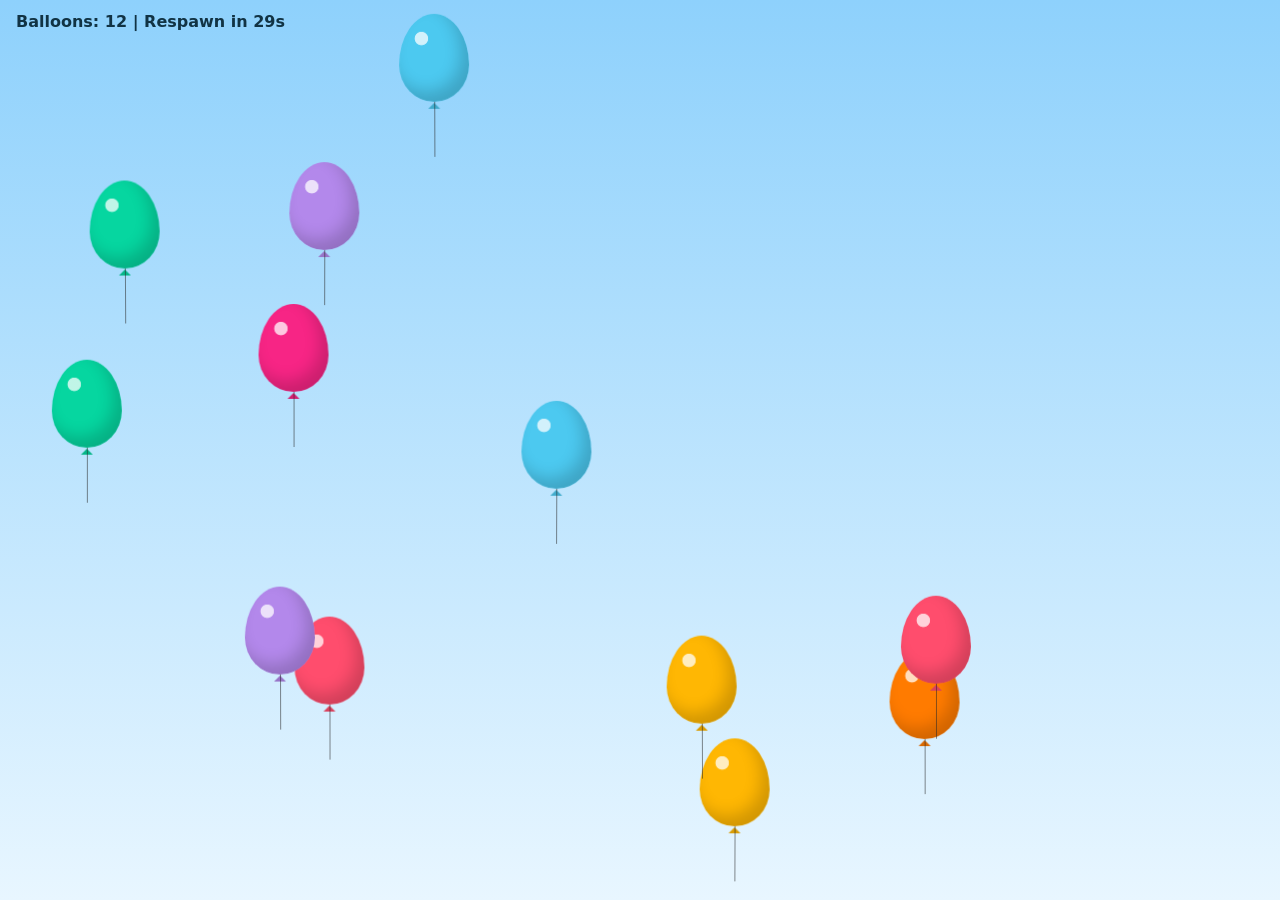
<file: balloons.html>
<!DOCTYPE html>
<html lang="en">
<head>
<meta charset="UTF-8">
<meta name="viewport" content="width=device-width, initial-scale=1">
<title>Balloon Pop</title>
<style>
  html, body { margin: 0; height: 100%; overflow: hidden; }
  body {
    background: linear-gradient(#8ed1fc, #e8f6ff);
    font-family: system-ui, sans-serif;
    /* Dart cursor: tip of the dart is the hotspot (2,2) */
    cursor: url("data:image/svg+xml;utf8,<svg xmlns='http://www.w3.org/2000/svg' width='32' height='32' viewBox='0 0 32 32'><line x1='2' y1='2' x2='24' y2='22' stroke='%23444' stroke-width='2.5' stroke-linecap='round'/><polygon points='2,2 8,4 4,8' fill='%23999'/><polygon points='19,17 21,8 28,15' fill='%23e63946'/><polygon points='17,19 8,21 15,28' fill='%23e63946'/></svg>") 2 2, crosshair;
  }
  #hud {
    position: fixed; top: 12px; left: 16px; z-index: 10;
    color: #134; font-weight: 600; pointer-events: none;
  }

  .balloon {
    position: absolute; left: 0; top: 0;
    width: 70px; height: 88px;
    border-radius: 50% 50% 50% 50% / 58% 58% 42% 42%;
    background: radial-gradient(circle at 32% 28%, rgba(255,255,255,.75) 0 8%, transparent 9%), var(--c);
    box-shadow: inset -8px -10px 16px rgba(0,0,0,.18);
    cursor: inherit; will-change: transform;
  }
  .balloon::before { /* knot */
    content: ""; position: absolute; left: 50%; bottom: -7px; margin-left: -6px;
    border: 6px solid transparent; border-bottom-color: var(--c);
    border-top: 0; width: 0; height: 0; filter: brightness(.85);
  }
  .balloon::after { /* string */
    content: ""; position: absolute; left: 50%; top: 100%; width: 1px; height: 55px;
    background: rgba(40,40,40,.55); transform-origin: top;
  }
  .balloon.pop { pointer-events: none; animation: pop .25s ease-out forwards; }
  @keyframes pop {
    0%   { opacity: 1; filter: brightness(1); }
    100% { opacity: 0; filter: brightness(1.6); scale: 1.8; }
  }
  .bit { /* confetti bits from popped balloon */
    position: absolute; width: 8px; height: 8px; border-radius: 50%;
    background: var(--c); pointer-events: none;
    animation: fly .5s ease-out forwards;
  }
  @keyframes fly {
    to { transform: translate(var(--dx), var(--dy)); opacity: 0; }
  }
</style>
</head>
<body>
<div id="hud"></div>

<script>
const COUNT = 12, RESPAWN_MS = 30000, REPEL_RADIUS = 200;
const COLORS = ['#ff4d6d','#ffb703','#06d6a0','#4cc9f0','#b388eb','#ff7b00','#f72585'];
let balloons = [], mouse = { x: -999, y: -999 }, nextRespawn = Date.now() + RESPAWN_MS;
const hud = document.getElementById('hud');

addEventListener('pointermove', e => { mouse.x = e.clientX; mouse.y = e.clientY; });

function spawn() {
  balloons.forEach(b => b.el.remove());
  balloons = [];
  for (let i = 0; i < COUNT; i++) {
    const el = document.createElement('div');
    el.className = 'balloon';
    const c = COLORS[i % COLORS.length];
    el.style.setProperty('--c', c);
    const b = {
      el, c,
      x: Math.random() * (innerWidth - 70),
      y: Math.random() * (innerHeight - 140),
      vx: (Math.random() - .5) * 2,
      vy: (Math.random() - .5) * 2
    };
    el.addEventListener('pointerdown', () => pop(b));
    document.body.appendChild(el);
    balloons.push(b);
  }
  nextRespawn = Date.now() + RESPAWN_MS;
}

function pop(b) {
  if (b.popped) return;
  b.popped = true;
  const r = b.el.getBoundingClientRect();
  for (let i = 0; i < 10; i++) {
    const bit = document.createElement('div');
    const a = Math.random() * Math.PI * 2, d = 40 + Math.random() * 50;
    bit.className = 'bit';
    bit.style.setProperty('--c', b.c);
    bit.style.setProperty('--dx', Math.cos(a) * d + 'px');
    bit.style.setProperty('--dy', Math.sin(a) * d + 'px');
    bit.style.left = r.left + r.width / 2 + 'px';
    bit.style.top = r.top + r.height / 2 + 'px';
    document.body.appendChild(bit);
    setTimeout(() => bit.remove(), 500);
  }
  b.el.classList.add('pop');
  setTimeout(() => b.el.remove(), 250);
  balloons = balloons.filter(x => x !== b);
}

function tick() {
  for (const b of balloons) {
    const cx = b.x + 35, cy = b.y + 44;
    const dx = cx - mouse.x, dy = cy - mouse.y, dist = Math.hypot(dx, dy) || 1;
    if (dist < REPEL_RADIUS) {
      const force = (1 - dist / REPEL_RADIUS) * 1.2;
      b.vx += (dx / dist) * force;
      b.vy += (dy / dist) * force;
    }
    // gentle wandering so they never sit still
    b.vx += (Math.random() - .5) * .08;
    b.vy += (Math.random() - .5) * .08 - .01;
    b.vx *= .96; b.vy *= .96;
    const sp = Math.hypot(b.vx, b.vy), max = 7;
    if (sp > max) { b.vx = b.vx / sp * max; b.vy = b.vy / sp * max; }
    b.x += b.vx; b.y += b.vy;
    const maxX = innerWidth - 70, maxY = innerHeight - 145;
    if (b.x < 0) { b.x = 0; b.vx *= -.6; } else if (b.x > maxX) { b.x = maxX; b.vx *= -.6; }
    if (b.y < 0) { b.y = 0; b.vy *= -.6; } else if (b.y > maxY) { b.y = maxY; b.vy *= -.6; }
    b.el.style.transform = `translate(${b.x}px, ${b.y}px) rotate(${b.vx * 2}deg)`;
  }
  const left = Math.max(0, Math.ceil((nextRespawn - Date.now()) / 1000));
  hud.textContent = `Balloons: ${balloons.length}  |  Respawn in ${left}s`;
  requestAnimationFrame(tick);
}

setInterval(spawn, RESPAWN_MS);
spawn();
tick();
</script>
</body>
</html>
</file>
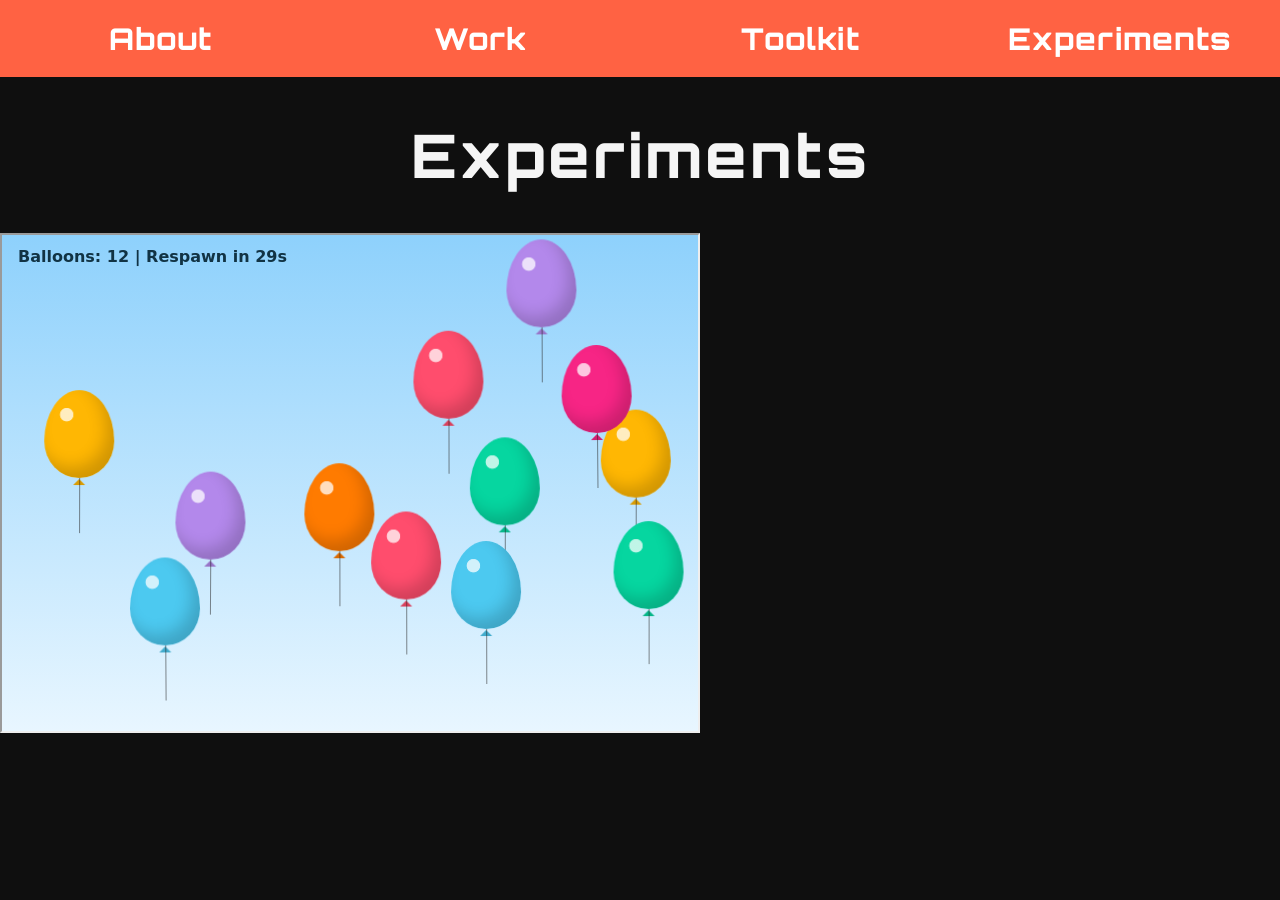
<file: OOExperiments.html>
<!doctype html>
<html>
<head>
<meta charset="UTF-8">
<title>OOExperiments</title>
<link href="Portfolioo.css" rel="stylesheet" type="text/css">
	<link rel="preconnect" href="https://fonts.googleapis.com">
<link rel="preconnect" href="https://fonts.gstatic.com" crossorigin>
<link href="https://fonts.googleapis.com/css2?family=Bungee+Hairline&family=Odibee+Sans&family=Orbitron:wght@400..900&family=Oxanium:wght@200..800&family=Raleway:ital,wght@0,100..900;1,100..900&family=Righteous&family=Turret+Road:wght@200;300;400;500;700;800&family=Unica+One&display=swap" rel="stylesheet">
</head>

<body>
	<ul>
  <li><a href="Untitled-1.html">About</a></li>
  <li><a href="OOWorks.html">Work</a></li>
  <li><a href="OOToolKit.html">Toolkit</a></li>
  <li><a href="OOExperiments.html">Experiments</a></li>
</ul>
	<div class ="centertext">
	<h1>Experiments</h1>
	</div>
	
	<iframe src="balloons.html" class="balloon"></iframe>

	
	
	
</body>
</html>
</file>
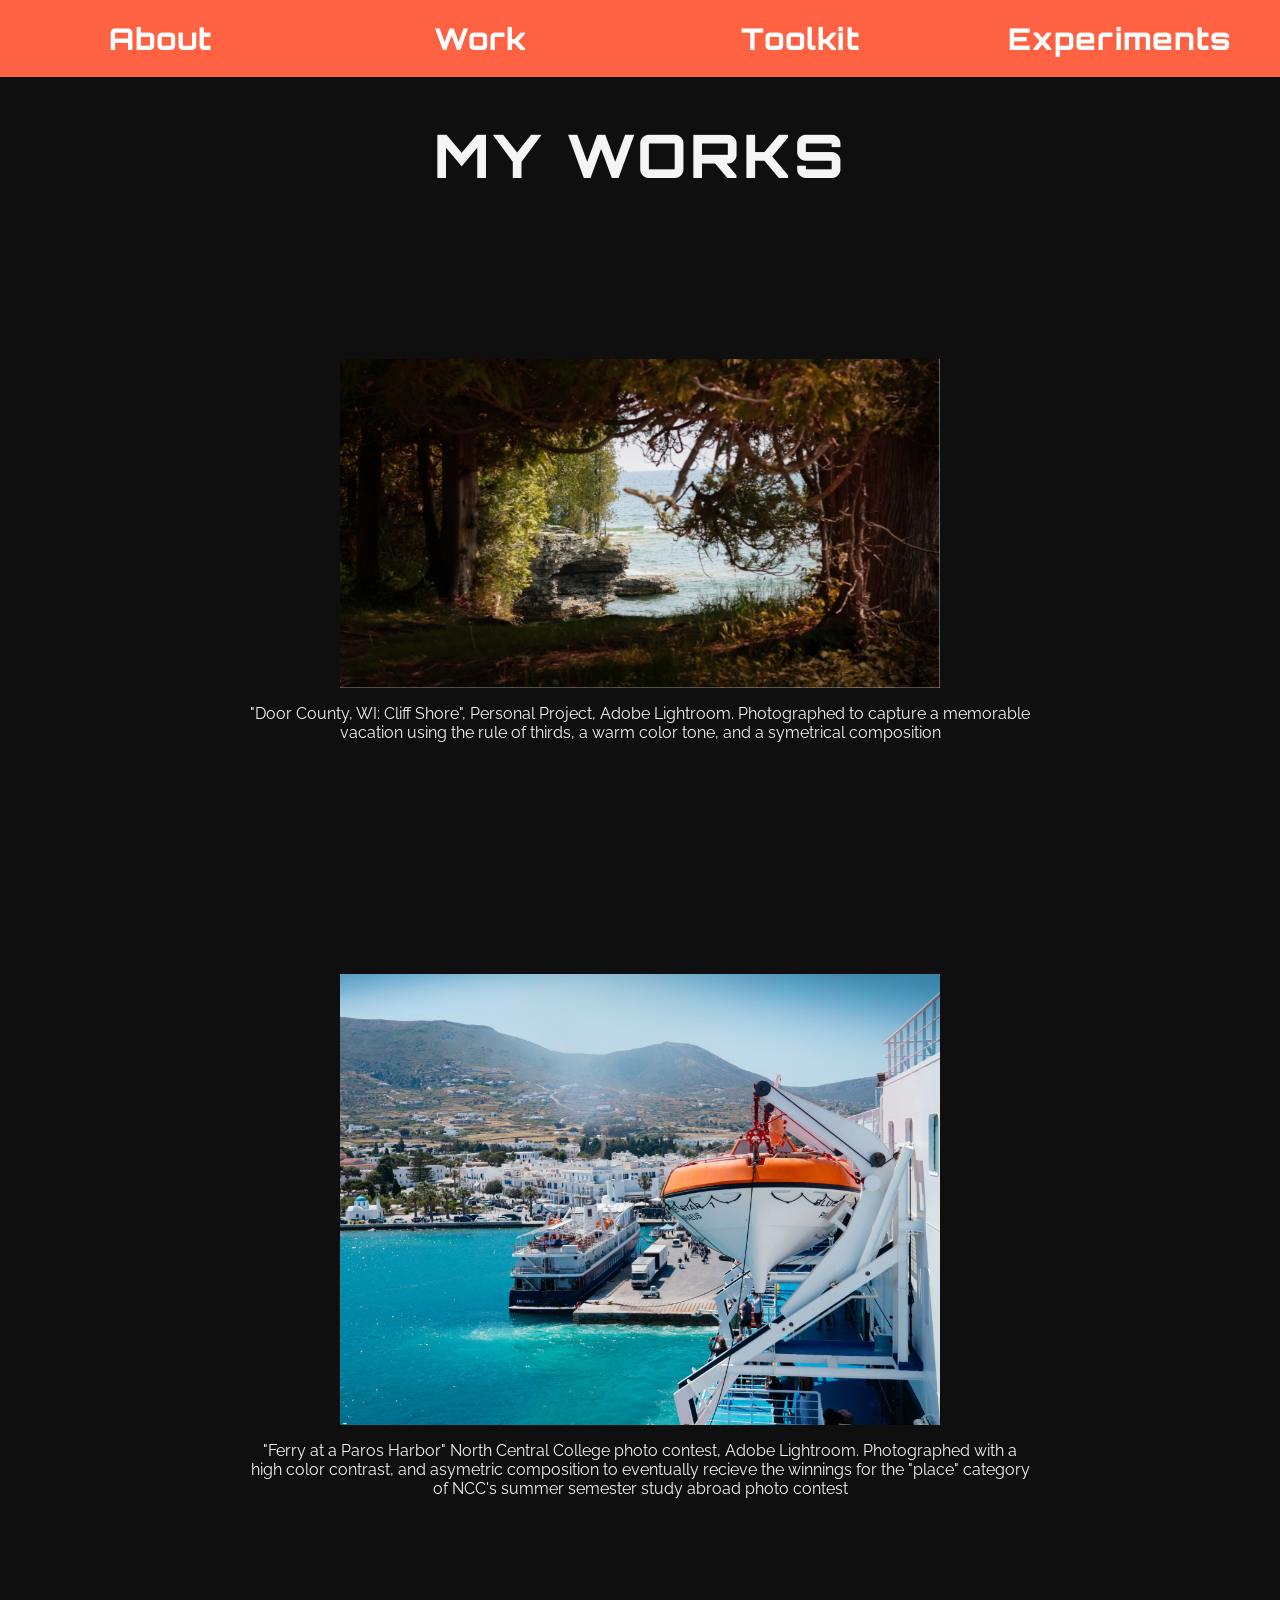
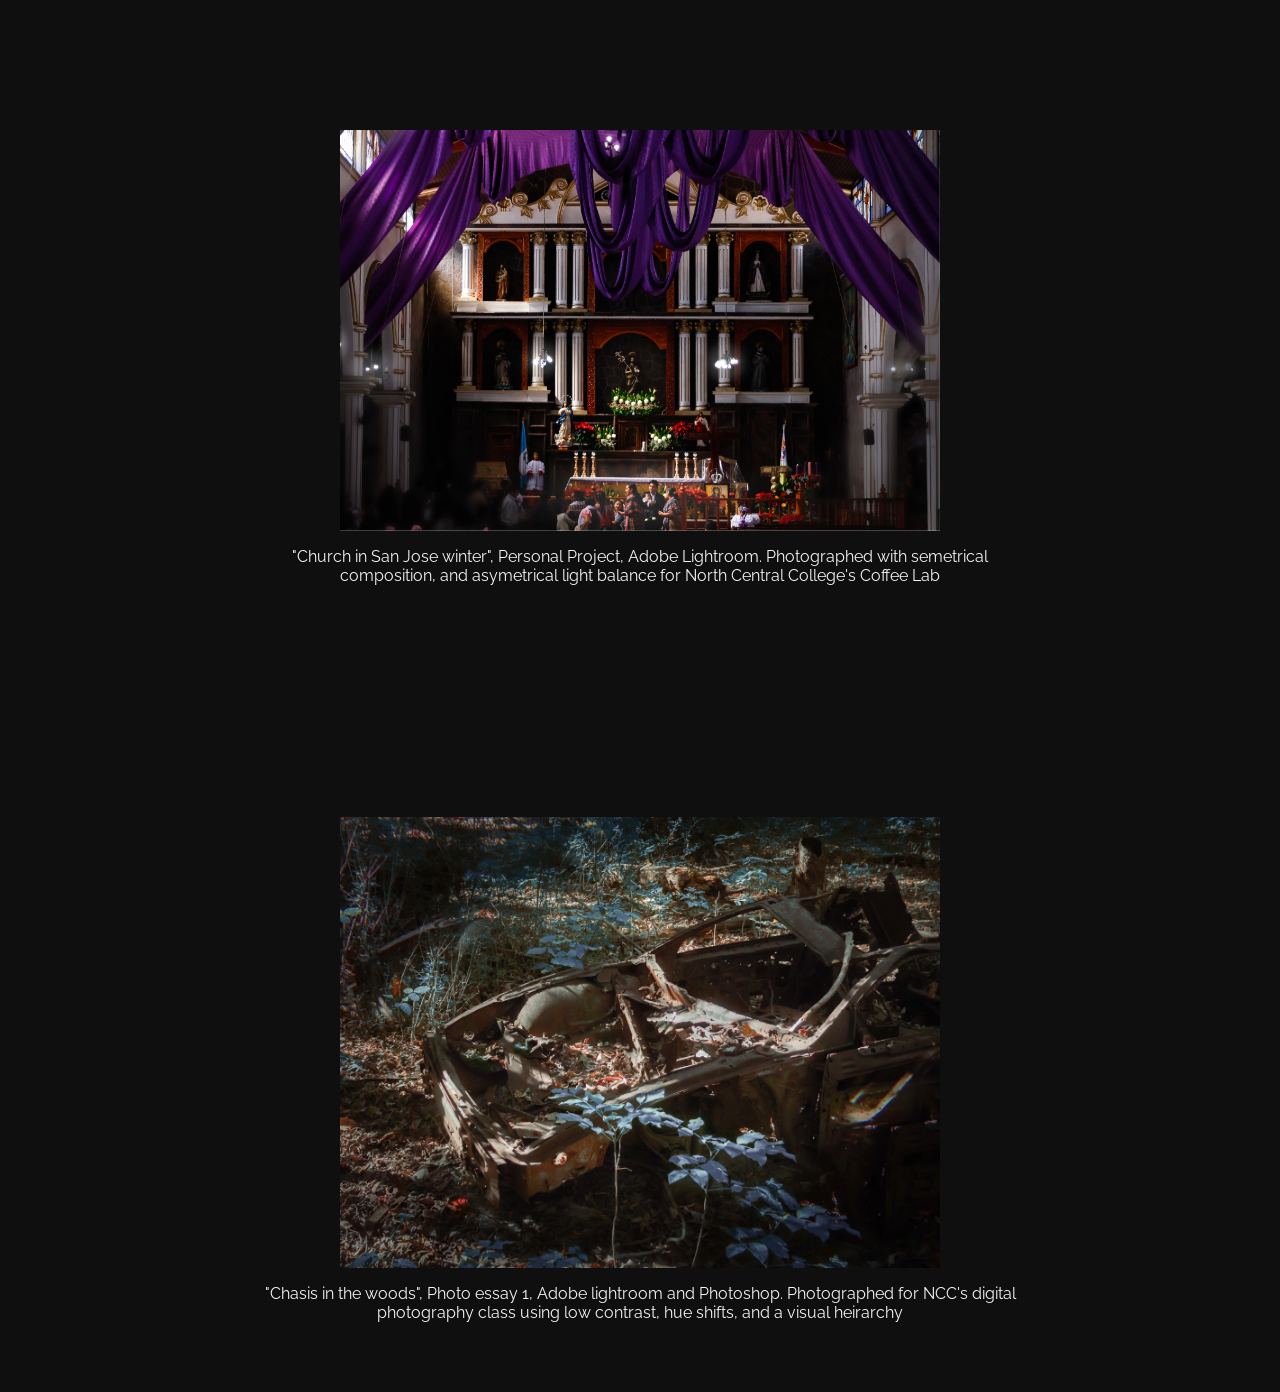
<file: OOWorks.html>
<!doctype html>
<html>
<head>
<meta charset="UTF-8">
<title>OOWorks</title>
<link href="Portfolioo.css" rel="stylesheet" type="text/css">
<link rel="preconnect" href="https://fonts.googleapis.com">
<link rel="preconnect" href="https://fonts.gstatic.com" crossorigin>
<link href="https://fonts.googleapis.com/css2?family=Bungee+Hairline&family=Odibee+Sans&family=Orbitron:wght@400..900&family=Oxanium:wght@200..800&family=Raleway:ital,wght@0,100..900;1,100..900&family=Righteous&family=Turret+Road:wght@200;300;400;500;700;800&family=Unica+One&display=swap" rel="stylesheet">

</head>	
<body>
	
		
	<ul>
  <li><a href="Untitled-1.html">About</a></li>
  <li><a href="OOWorks.html">Work</a></li>
  <li><a href="OOToolKit.html">Toolkit</a></li>
  <li><a href="OOExperiments.html">Experiments</a></li>
</ul>	
		
<div class="centertext">
	<h1>MY WORKS</h1>
	</div>
	
<br>
			<br>
			<br>
			<br>
			<br>
			<br>
			<br>

<div class= "centerimage">
  <img src="DoorCounty3.png" width="600" height="auto" alt="Shores of White Fish Dunes State Park in Wisconsin"/> 
	</div>
	
<div class="centertext">
	<p>"Door County, WI: Cliff Shore", Personal Project, Adobe Lightroom. Photographed to capture a memorable vacation using the rule of thirds, a warm color tone, and a symetrical composition</p>
	</div>
	
			<br>
			<br>
			<br>
			<br>
			<br>
			<br>
			<br>
			<br>
			<br>
			<br>
			<br>
			<br>
	<div class= "centerimage">
    <img src="Paros3.png" width="600" height="auto" alt="Ferry of the coast of the Greek island Paros"/> </div>
		<div class="centertext">
	<p>"Ferry at a Paros Harbor" North Central College photo contest, Adobe Lightroom. Photographed with a high color contrast, and asymetric composition to eventually recieve the winnings for the "place" category of NCC's summer semester study abroad photo contest</p>
		</div>
		
			<br>
			<br>
			<br>
			<br>
			<br>
			<br>
			<br>
			<br>
			<br>
			<br>
			<br>
			<br>
		<div class= "centerimage">
        <img src="Church3.png" width="600" height="auto" alt="Church in San Jose Guatemala on Lake Atitland"/>
		</div>
<div class="centertext">
	<p>"Church in San Jose winter", Personal Project, Adobe Lightroom. Photographed with semetrical composition, and asymetrical light balance for North Central College's Coffee Lab</p>
	</div>
	
			<br>
			<br>
			<br>
			<br>
			<br>
			<br>
			<br>
			<br>
			<br>
			<br>
			<br>
			<br>
	
	<div class= "centerimage">		
    <img src="Chasis3.png" width="600" height="auto" alt=""/>
	</div>
<div class="centertext">
	<p>"Chasis in the woods", Photo essay 1, Adobe lightroom and Photoshop. Photographed for NCC's digital photography class using low contrast, hue shifts, and a visual heirarchy</p>
</div>
			<br>
			<br>
			<br>
</body>
</html>
</file>
<file: Portfolioo.css>
@charset "UTF-8";

body {
margin: auto;
padding:0;
background-color: #0F0F0F
}
h1 {
	font-family: "Orbitron", sans-serif;
	font-size:60px;
	font-weight: 800;
 	font-style: normal;
	color: whitesmoke;
	letter-spacing: 3px;
}

h2 {
	font-family: "Raleway", sans-serif;
	font-optical-sizing: auto;
	font-weight: 600;
	font-style: normal;
	color: whitesmoke;
}

h3 {
	color: whitesmoke
}


p {
	color: whitesmoke;
	font-family: "Raleway", sans-serif;
	font-optical-sizing: auto;
}

.orangetext {
	font-family: "Righteous", sans-serif;
	font-size: 45px;
	color:#FF6243;
	font-weight:auto;
	padding: 0;
}

ul {
  list-style-type: none;
  margin: 0;
  padding: 0;
  overflow: hidden;
  background-color:#FF6243;
}

ul li {
  float: left;
}

ul li a {
  display: block;
  color: white;
  text-align:center;
	padding-top:20px;
	padding-bottom:20px; 
	width:25vw;
  text-decoration:none;
	font-size: 30px;

}

ul li a:hover {
  background-color: #154548;
	
}



.HeroSection {
    padding: 5%;
	background-color: #151515;
	background-image:url("OOHeroBackground.png");
}

  

/*Below are classes for centering things*/
.centertext {
  display: flex;
  justify-content: center;
  align-items: center;
  margin-left: 250px;
  margin-right: 250px;
  text-align: center;
}


.centerimage {
 display: flex;
 justify-content: center; /* Horizontally centers */
 align-items: center;     /* Vertically centers */
}


/*Contact Section*/
* {
  box-sizing: border-box;
}

/* Style inputs */
input[type=text], select, textarea {
  width: 100%;
  padding: 12px;
  border: 1px solid #ccc;
  margin-top: 6px;
  margin-bottom: 16px;
  resize: vertical;
}

input[type=submit] {
  background-color: #04AA6D;
  color: white;
  padding: 12px 20px;
  border: none;
  cursor: pointer;
}

input[type=submit]:hover {
  background-color: #45a049;
}

/* Style the container/contact section */
.container {
  border-radius: 5px;
  background-color: #f2f2f2;
  padding: 10px;
}

/* Create two columns that float next to eachother */
.column {
  float: left;
  width: 50%;
  margin-top: 6px;
  padding: 20px;
}

/* Clear floats after the columns */
.row:after {
  content: "";
  display: table;
  clear: both;
}

.balloon {
width:700px;
height:500px;
}


/* Responsive layout - when the screen is less than 600px wide, make the two columns stack on top of each other instead of next to each other */
@media screen and (max-width: 600px) {
  .column, input[type=submit] {
    width: 100%;
    margin-top: 0;
  }
}






/*....................................*/






/* colors
#a5abaf				(periwinkle)
#605d5c
#3f3c3a
#2f2a25
#D64218				(orange)
#32373D

Another Pallette
orange: #FF5B04
sea green: #075056
periwinkle: #E4EEF0
dark grey: #16232A

*/
/*the stuff below here is kinda a placeholder, play around with fonts and weights */
li {
	font-family: "Orbitron", sans-serif;
	font-size:10px;
	font-weight: 800;
 	font-style: normal;
	color: whitesmoke;
	letter-spacing: 1px;
}



@media {
	/*this is a placeholder for a feature that I am not sure I will use */
	
}
/*.flex container {display flex}

in .flex container
	justify-content:center;
	Align-items:center;
these will respectively aline things to the center on the y axis or the x axis 



remember to set the two items to 50% width (vw?)
in Html it will be a divclass = ."" in there will be the photo and paragraph
note: box sizing: border box;
note: margin:0;
		width: 50%;
		
*/
</file>
